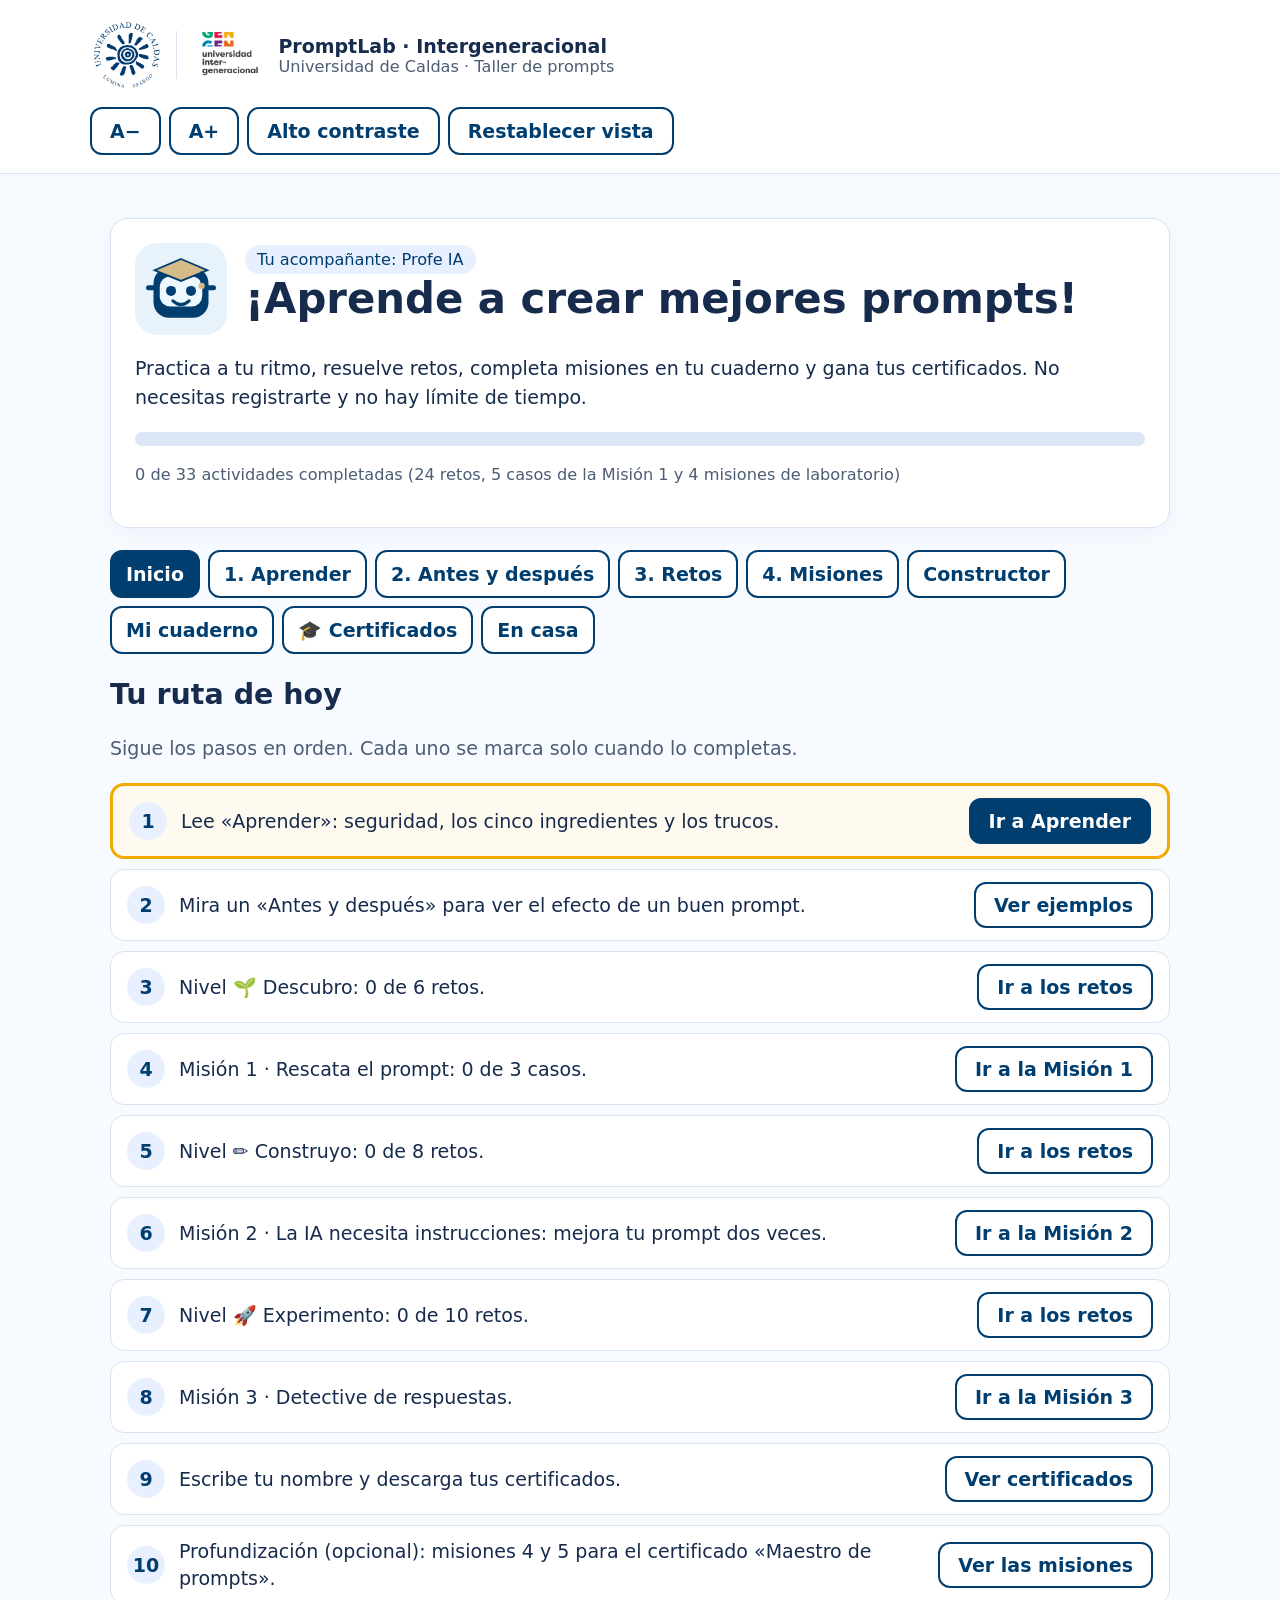
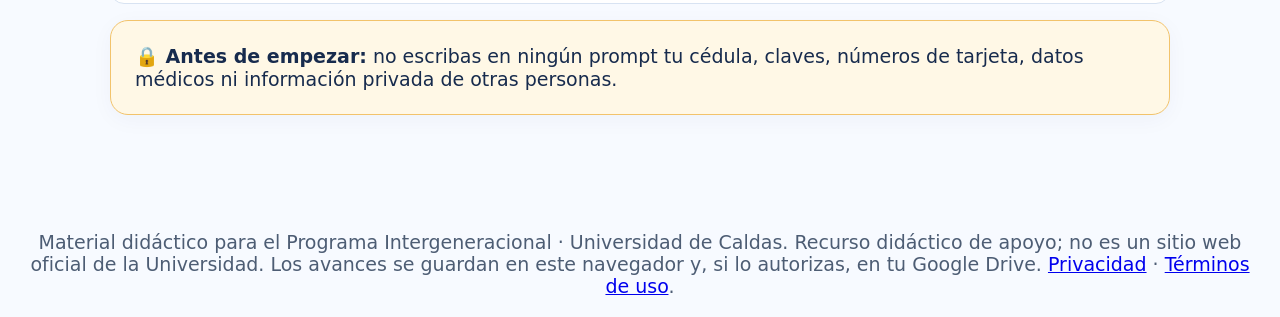
<file: index.html>
<!DOCTYPE html>
<html lang="es">
<head>
  <meta charset="utf-8">
  <meta name="viewport" content="width=device-width,initial-scale=1">
  <title>PromptLab Intergeneracional</title>
  <link href="./css/styles.css" rel="stylesheet">
  <link rel="icon" type="image/png" href="./assets/favicon.png">
  <link rel="shortcut icon" href="./assets/favicon.ico">
</head>
<body>
  <a class="skip" href="#main">Saltar al contenido</a>
  <header>
    <div class="brand">
      <div class="brand-logos" aria-label="Universidad de Caldas y Universidad Intergeneracional">
        <img class="logo-ucaldas" alt="Universidad de Caldas" src="assets/universidad-de-caldas.png">
        <span class="logo-divider" aria-hidden="true"></span>
        <img class="logo-intergeneracional" alt="Universidad Intergeneracional" src="assets/universidad-intergeneracional.png">
      </div>
      <div>
        <strong>PromptLab &middot; Intergeneracional</strong>
        <div class="small muted">Universidad de Caldas &middot; Taller de prompts</div>
      </div>
    </div>
    <div class="tools">
      <button aria-label="Reducir letra" class="secondary" data-action="changeFont(-1)">A&minus;</button>
      <button aria-label="Aumentar letra" class="secondary" data-action="changeFont(1)">A+</button>
      <button class="secondary" data-action="toggleContrast()">Alto contraste</button>
      <button class="secondary" data-action="resetAccessibility()">Restablecer vista</button>
    </div>
  </header>

  <main id="main">
    <section class="card">
      <div class="flex">
        <span aria-hidden="true" class="mascot"><img alt="" height="72" src="assets/profe-ia.svg" width="72"></span>
        <div>
          <span class="pill">Tu acompa&ntilde;ante: Profe IA</span>
          <h1>&iexcl;Aprende a crear mejores prompts!</h1>
        </div>
      </div>
      <p>Practica a tu ritmo, resuelve retos, completa misiones en tu cuaderno y gana tus certificados. No necesitas registrarte y no hay l&iacute;mite de tiempo.</p>
      <div aria-label="Progreso general" class="progress" role="progressbar" aria-valuemin="0" aria-valuemax="100" aria-valuenow="0" id="barWrap"><div id="bar" style="width: 0%"></div></div>
      <p class="small muted" id="progressText">0 retos completados</p>
    </section>

    <nav aria-label="Secciones">
      <button data-action="show('home')" data-section="home">Inicio</button>
      <button data-action="show('learn')" data-section="learn">1. Aprender</button>
      <button data-action="show('compare')" data-section="compare">2. Antes y despu&eacute;s</button>
      <button data-action="show('practice')" data-section="practice">3. Retos</button>
      <button data-action="show('missions')" data-section="missions">4. Misiones</button>
      <button data-action="show('builder')" data-section="builder">Constructor</button>
      <button data-action="show('library')" data-section="library">Mi cuaderno</button>
      <button data-action="show('certificates')" data-section="certificates">🎓 Certificados</button>
      <button data-action="show('homework')" data-section="homework">En casa</button>
    </nav>

    <!-- INICIO -->
    <section id="home">
      <h2>Tu ruta de hoy</h2>
      <p class="muted">Sigue los pasos en orden. Cada uno se marca solo cuando lo completas.</p>
      <ol class="mission" id="mission"></ol>
      <div class="card safety-mini">
        <strong>🔒 Antes de empezar:</strong> no escribas en ning&uacute;n prompt tu c&eacute;dula, claves, n&uacute;meros de tarjeta, datos m&eacute;dicos ni informaci&oacute;n privada de otras personas.
      </div>
    </section>

    <!-- APRENDER -->
    <section class="hidden" id="learn">
      <h2>Aprende con Profe IA</h2>

      <div class="card safety">
        <h3>🔒 Primero, tu seguridad</h3>
        <p>ChatGPT es una herramienta muy &uacute;til, pero lo que escribes viaja por internet. Por eso:</p>
        <ul>
          <li><strong>No escribas</strong> tu c&eacute;dula, claves, n&uacute;meros de tarjeta o cuenta, ni c&oacute;digos que te lleguen por mensaje.</li>
          <li><strong>No pegues</strong> historias cl&iacute;nicas completas ni documentos con tus datos. Puedes copiar solo los t&eacute;rminos que no entiendes.</li>
          <li><strong>Desconf&iacute;a</strong> de mensajes, audios o videos que te pidan dinero con urgencia, aunque la voz o la cara parezcan conocidas: hoy la IA puede imitarlas.</li>
          <li><strong>Verifica</strong> las fechas, cifras y datos importantes en una fuente confiable.</li>
        </ul>
      </div>

      <div class="card">
        <p>🤖 <strong>Un prompt</strong> es una instrucci&oacute;n o pregunta que le escribimos a una inteligencia artificial. No necesita ser largo: necesita ser claro.</p>
        <h3>Los cinco ingredientes</h3>
        <ol>
          <li><strong>Rol:</strong> &iquest;qu&eacute; tipo de ayuda necesitas? <span class="muted">(&laquo;Act&uacute;a como un profesor paciente&raquo;)</span></li>
          <li><strong>Tarea:</strong> &iquest;qu&eacute; debe hacer?</li>
          <li><strong>Contexto:</strong> &iquest;qu&eacute; informaci&oacute;n necesita conocer?</li>
          <li><strong>Formato:</strong> &iquest;c&oacute;mo quieres recibir el resultado?</li>
          <li><strong>L&iacute;mites:</strong> &iquest;qu&eacute; debe evitar o respetar?</li>
        </ol>
        <p><strong>Ejemplo:</strong> en lugar de &laquo;Hazme una receta&raquo;, prueba &laquo;Sugiere una cena para dos personas con arroz, huevo y tomate, lista en 20 minutos. Explica los pasos con palabras sencillas&raquo;.</p>
        <p class="muted">No todos los prompts necesitan los cinco elementos. Lo importante es que sirvan para tu prop&oacute;sito.</p>
      </div>

      <div class="card">
        <h3>Siete trucos para mejorar cualquier respuesta</h3>
        <div class="lesson">
          <h4>Truco 1: pide ejemplos</h4>
          <p>&laquo;Expl&iacute;came qu&eacute; es un presupuesto familiar y dame un ejemplo con n&uacute;meros sencillos&raquo;.</p>
          <h4>Truco 2: mejora la respuesta</h4>
          <p>&laquo;Ahora hazlo m&aacute;s corto, con palabras sencillas y en una tabla&raquo;.</p>
          <h4>Truco 3: pide preguntas antes de responder</h4>
          <p>&laquo;Antes de proponer una soluci&oacute;n, hazme tres preguntas para entender mi situaci&oacute;n&raquo;.</p>
          <h4>Truco 4: verifica</h4>
          <p>&laquo;Separa lo que sabes de lo que est&aacute;s suponiendo y dime qu&eacute; datos debo comprobar&raquo;.</p>
          <h4>Truco 5: usa un ejemplo como modelo</h4>
          <p>&laquo;Sigue este estilo: t&iacute;tulo corto, tres pasos y un ejemplo cotidiano&raquo;.</p>
          <h4>Truco 6: cuando faltan datos, no dejes que invente</h4>
          <p>&laquo;No inventes datos. Deja espacios entre corchetes [as&iacute;] donde van mis datos y dime qu&eacute; informaci&oacute;n te falta&raquo;.</p>
          <h4>Truco 7: pide que te cuente qu&eacute; supuso</h4>
          <p>&laquo;Al final, haz una lista de lo que supusiste y de lo que debo confirmar&raquo;.</p>
        </div>
      </div>

      <div class="card">
        <h3>Dos ayudas que casi nadie conoce</h3>
        <div class="grid">
          <div class="mini">
            <h4>🎤 Habla en vez de escribir</h4>
            <p>En el celular, toca el icono del micr&oacute;fono del teclado (o el de ChatGPT) y dicta tu prompt. Revisa el texto antes de enviarlo.</p>
          </div>
          <div class="mini">
            <h4>📷 Usa una foto</h4>
            <p>Puedes subir la foto de una etiqueta, una factura o un formulario y pedir: &laquo;Expl&iacute;came qu&eacute; dice con palabras sencillas&raquo;. Antes, tapa tus datos personales.</p>
          </div>
        </div>
      </div>

      <div class="card">
        <h3>&iquest;C&oacute;mo entro a ChatGPT?</h3>
        <ol>
          <li>Abre una <strong>pesta&ntilde;a nueva</strong> del navegador (as&iacute; no pierdes esta p&aacute;gina).</li>
          <li>Entra a <strong>chatgpt.com</strong>. Puedes usarlo gratis; si te pide cuenta, crea una con tu correo.</li>
          <li>Escribe tu prompt abajo, donde dice &laquo;Pregunta lo que quieras&raquo;, y env&iacute;alo.</li>
          <li>Vuelve a esta pesta&ntilde;a cuando quieras seguir con los retos.</li>
        </ol>
        <p class="muted">Tambi&eacute;n funcionan Gemini (de Google) y Copilot (de Microsoft). Todo lo que aprendas aqu&iacute; sirve para cualquiera de ellos.</p>
        <div class="tools">
          <a class="btn" href="https://chatgpt.com" target="_blank" rel="noopener noreferrer">Abrir ChatGPT en otra pesta&ntilde;a</a>
          <button data-action="show('compare')">Siguiente: ver un antes y un despu&eacute;s &rarr;</button>
        </div>
      </div>
    </section>

    <!-- ANTES Y DESPUÉS -->
    <section class="hidden" id="compare">
      <h2>Antes y despu&eacute;s</h2>
      <p class="muted">Mira c&oacute;mo cambia la respuesta cuando mejoramos el prompt. Son respuestas de ejemplo escritas para el taller: la tuya en ChatGPT puede variar.</p>
      <div class="tools" role="group" aria-label="Elegir ejemplo" id="compareTabs"></div>
      <div id="compareBody"></div>
    </section>

    <!-- RETOS -->
    <section class="hidden" id="practice">
      <h2>Zona de retos</h2>
      <p class="muted">Hay cinco tipos de retos: opci&oacute;n &uacute;nica, marcar varias, clasificar, completar y redactar. Puedes pedir hasta dos pistas y no hay l&iacute;mite de tiempo.</p>
      <div aria-label="Elegir nivel" class="tools" role="group" id="levelButtons"></div>
      <div id="challenge"></div>
      <div class="tools">
        <button class="secondary" data-action="prev()">&larr; Anterior</button>
        <button class="secondary" data-action="next()">Siguiente &rarr;</button>
      </div>
    </section>

    <!-- MISIONES -->
    <section class="hidden" id="missions">
      <h2>🧪 Misiones</h2>
      <p class="muted">Aqu&iacute; es donde de verdad practicas: escribes, pruebas en ChatGPT, mejoras y cuentas qu&eacute; aprendiste. Las misiones 1, 2 y 3 son la tarea principal; la 4 y la 5 son para profundizar. Nada se califica por palabras clave: t&uacute; decides cu&aacute;ndo terminaste.</p>
      <div id="missionBody"></div>
    </section>

    <!-- CREAR -->
    <section class="hidden" id="builder">
      <h2>Constructor de prompts</h2>
      <p class="muted">Una herramienta de apoyo: te ayuda a ordenar tus ideas en un prompt. Para entregar trabajo, usa las Misiones.</p>
      <div class="card">
        <p>🤖 Profe IA: &laquo;Contesta estas preguntas con tus propias palabras. Yo te ayudo a organizar tu instrucci&oacute;n&raquo;.</p>
        <label for="role">&iquest;Qu&eacute; tipo de ayudante quieres? <span class="muted">(opcional)</span></label>
        <input id="role" placeholder="Por ejemplo: un profesor paciente que explica con palabras sencillas">
        <label for="task">&iquest;Qu&eacute; necesitas?</label>
        <textarea id="task" placeholder="Por ejemplo: una carta para pedir prestado el sal&oacute;n comunitario"></textarea>
        <label for="context">&iquest;Qu&eacute; debe saber sobre tu situaci&oacute;n?</label>
        <textarea id="context" placeholder="Por ejemplo: somos 20 vecinos y queremos hacer una novena en diciembre"></textarea>
        <label for="format">&iquest;C&oacute;mo quieres recibir la respuesta?</label>
        <input id="format" placeholder="Por ejemplo: una carta corta y respetuosa">
        <label for="limits">&iquest;Qu&eacute; debe tener en cuenta?</label>
        <input id="limits" placeholder="Por ejemplo: usar palabras sencillas y no inventar datos">
        <div class="tools space-top">
          <button data-action="build()">Construir mi prompt</button>
        </div>
        <div class="hidden" id="built">
          <h3>Tu prompt</h3>
          <div class="prompt" id="output"></div>
          <div class="tools space-top">
            <button data-action="copyPrompt()">Copiar</button>
            <a class="btn btn-secondary" href="https://chatgpt.com" target="_blank" rel="noopener noreferrer">Abrir ChatGPT</a>
            <button class="secondary" data-action="downloadPrompt()">Descargar .txt</button>
          </div>
          <div class="lesson space-top">
            <h3>Ahora pru&eacute;balo y mej&oacute;ralo</h3>
            <ol>
              <li>Copia el prompt y p&eacute;galo en ChatGPT.</li>
              <li>Lee la respuesta. Luego p&iacute;dele <strong>una mejora</strong> (m&aacute;s corta, en tabla, con palabras m&aacute;s sencillas&hellip;).</li>
              <li>Vuelve aqu&iacute; y cu&eacute;ntanos qu&eacute; pas&oacute;.</li>
            </ol>
            <label for="answerText">Pega aqu&iacute; un pedazo de la respuesta de ChatGPT <span class="muted">(sin datos personales)</span></label>
            <textarea id="answerText" placeholder="Pega aqu&iacute; lo que te respondi&oacute;"></textarea>
            <label for="improveText">&iquest;Qu&eacute; le pediste para mejorarla y qu&eacute; cambi&oacute;?</label>
            <textarea id="improveText" placeholder="Por ejemplo: le ped&iacute; que fuera m&aacute;s corta y qued&oacute; en cinco l&iacute;neas"></textarea>
            <div class="tools space-top">
              <button data-action="savePrompt()">Guardar en mi cuaderno</button>
            </div>
          </div>
        </div>
      </div>
    </section>

    <!-- BIBLIOTECA -->
    <section class="hidden" id="library">
      <h2>📓 Mi cuaderno de experimentos</h2>
      <p class="muted">Se guarda solo en este navegador. Si cambias de equipo o borras sus datos, puedes perderlo: descarga tu cuaderno.</p>
      <div class="card drive-backup" aria-labelledby="driveHeading">
        <h3 id="driveHeading">☁️ Guardar mi progreso en Google Drive</h3>
        <p>PromptLab guarda automáticamente tus avances en este navegador, incluso si apagas el computador. Para tener una copia en tu cuenta de Google y continuar desde otro equipo, usa estos botones.</p>
        <div class="tools">
          <button type="button" id="driveSave">☁️ Guardar en Drive</button>
          <button type="button" id="driveRestore" class="secondary">↩️ Recuperar de Drive</button>
        </div>
        <p id="driveStatus" class="small" role="status" aria-live="polite"></p>
        <p class="small muted"><strong>Importante:</strong> la copia de Drive NO se actualiza sola. Pulsa «Guardar en Drive» al terminar de trabajar. Para recuperar tu progreso en otro equipo, entra con la misma cuenta de Google y pulsa «Recuperar de Drive». Google puede solicitarte permiso.</p>
        <p class="small muted">Tu respaldo se guarda en una carpeta privada de datos de la aplicación en tu Drive; no aparece como archivo normal en «Mi unidad».</p>
      </div>
      <div id="saved"></div>
      
    </section>

    <!-- CERTIFICADOS -->
    <section class="hidden" id="certificates">
      <h2>🎓 Tus certificados</h2>
      <p class="muted">Hay un certificado por cada nivel (Descubro, Construyo y Experimento) y uno especial, &laquo;Maestro de prompts&raquo;, para quien complete las misiones avanzadas. Son reconocimientos de participaci&oacute;n en este taller; no son un t&iacute;tulo ni un documento oficial de la Universidad.</p>
      <div class="card">
        <label for="studentName">Escribe tu nombre como quieres que aparezca</label>
        <input id="studentName" autocomplete="name" maxlength="60" placeholder="Nombre y apellido">
      </div>
      <div class="grid" id="certList"></div>
      <div class="card hidden" id="certPreviewCard">
        <h3 id="certPreviewTitle">Tu certificado</h3>
        <div id="certPreview"></div>
        <div class="tools space-top">
          <button data-action="downloadCert()">Descargar imagen</button>
          <button class="secondary" data-action="printCert()">Imprimir o guardar en PDF</button>
        </div>
      </div>
    </section>

    <!-- EN CASA -->
    <section class="hidden" id="homework">
      <h2>🏠 Tarea: mi laboratorio personal de prompts</h2>
      <div class="card">
        <div class="flex">
          <img alt="Profe IA, acompa&ntilde;ante del taller" height="90" src="assets/profe-ia.svg" width="90">
          <div>
            <h3>&iexcl;Tu tarea no tiene af&aacute;n!</h3>
            <p>Haz los pasos a tu ritmo. Puedes volver cuando quieras.</p>
          </div>
        </div>
        <h3>Entrega principal</h3>
        <ol class="homework-steps">
          <li>Completa los niveles <strong>Descubro</strong> y <strong>Construyo</strong> en Retos.</li>
          <li>Resuelve las <strong>misiones 1, 2 y 3</strong>.</li>
          <li>En la Misi&oacute;n 2, crea un prompt propio y <strong>mej&oacute;ralo dos veces</strong>.</li>
          <li>Descarga <strong>Mi cuaderno</strong> y entr&eacute;galo: debe mostrar tu prompt inicial, el mejorado y una breve comparaci&oacute;n de resultados.</li>
        </ol>
        <h3>Para profundizar (opcional)</h3>
        <p>Completa el nivel <strong>Experimento</strong> y las <strong>misiones 4 y 5</strong> para ganar el certificado &laquo;Maestro de prompts&raquo;.</p>
        <div class="tools">
          <button data-action="show('missions')">Ir a las misiones</button>
          <button class="secondary" data-action="show('practice')">Ir a los retos</button>
          <button class="secondary" data-action="exportLibrary()">Descargar mi cuaderno</button>
          <button class="secondary" data-action="downloadHomework()">Descargar instrucciones</button>
        </div>
      </div>
      <div class="card">
        <h3>&iquest;Te quedaste atascado?</h3>
        <p>Vuelve a leer la instrucci&oacute;n, pide una pista y prueba de nuevo. No hay tiempo l&iacute;mite ni penalizaciones.</p>
        <p class="muted">Recuerda no compartir contrase&ntilde;as, n&uacute;meros de identificaci&oacute;n ni informaci&oacute;n privada en tus prompts.</p>
      </div>
      <div class="card">
        <h3>&iquest;Compartes este equipo con otra persona?</h3>
        <p class="muted">El avance, los prompts y el nombre se guardan en este navegador. Si otra persona va a usar este equipo, borra primero lo guardado.</p>
        <button class="secondary" data-action="resetAll()">Borrar todo mi avance en este equipo</button>
      </div>
    </section>
  </main>

  <div id="toast" class="toast hidden" role="status" aria-live="polite"></div>

  <footer>
    Material did&aacute;ctico para el Programa Intergeneracional &middot; Universidad de Caldas. Recurso did&aacute;ctico de apoyo; no es un sitio web oficial de la Universidad. Los avances se guardan en este navegador y, si lo autorizas, en tu Google Drive. <a href="./privacidad.html">Privacidad</a> &middot; <a href="./terminos.html">T&eacute;rminos de uso</a>.
  </footer>
  <script src="https://accounts.google.com/gsi/client" async defer></script>
  <script src="./js/app.js" type="module"></script>
</body>
</html>
</file>
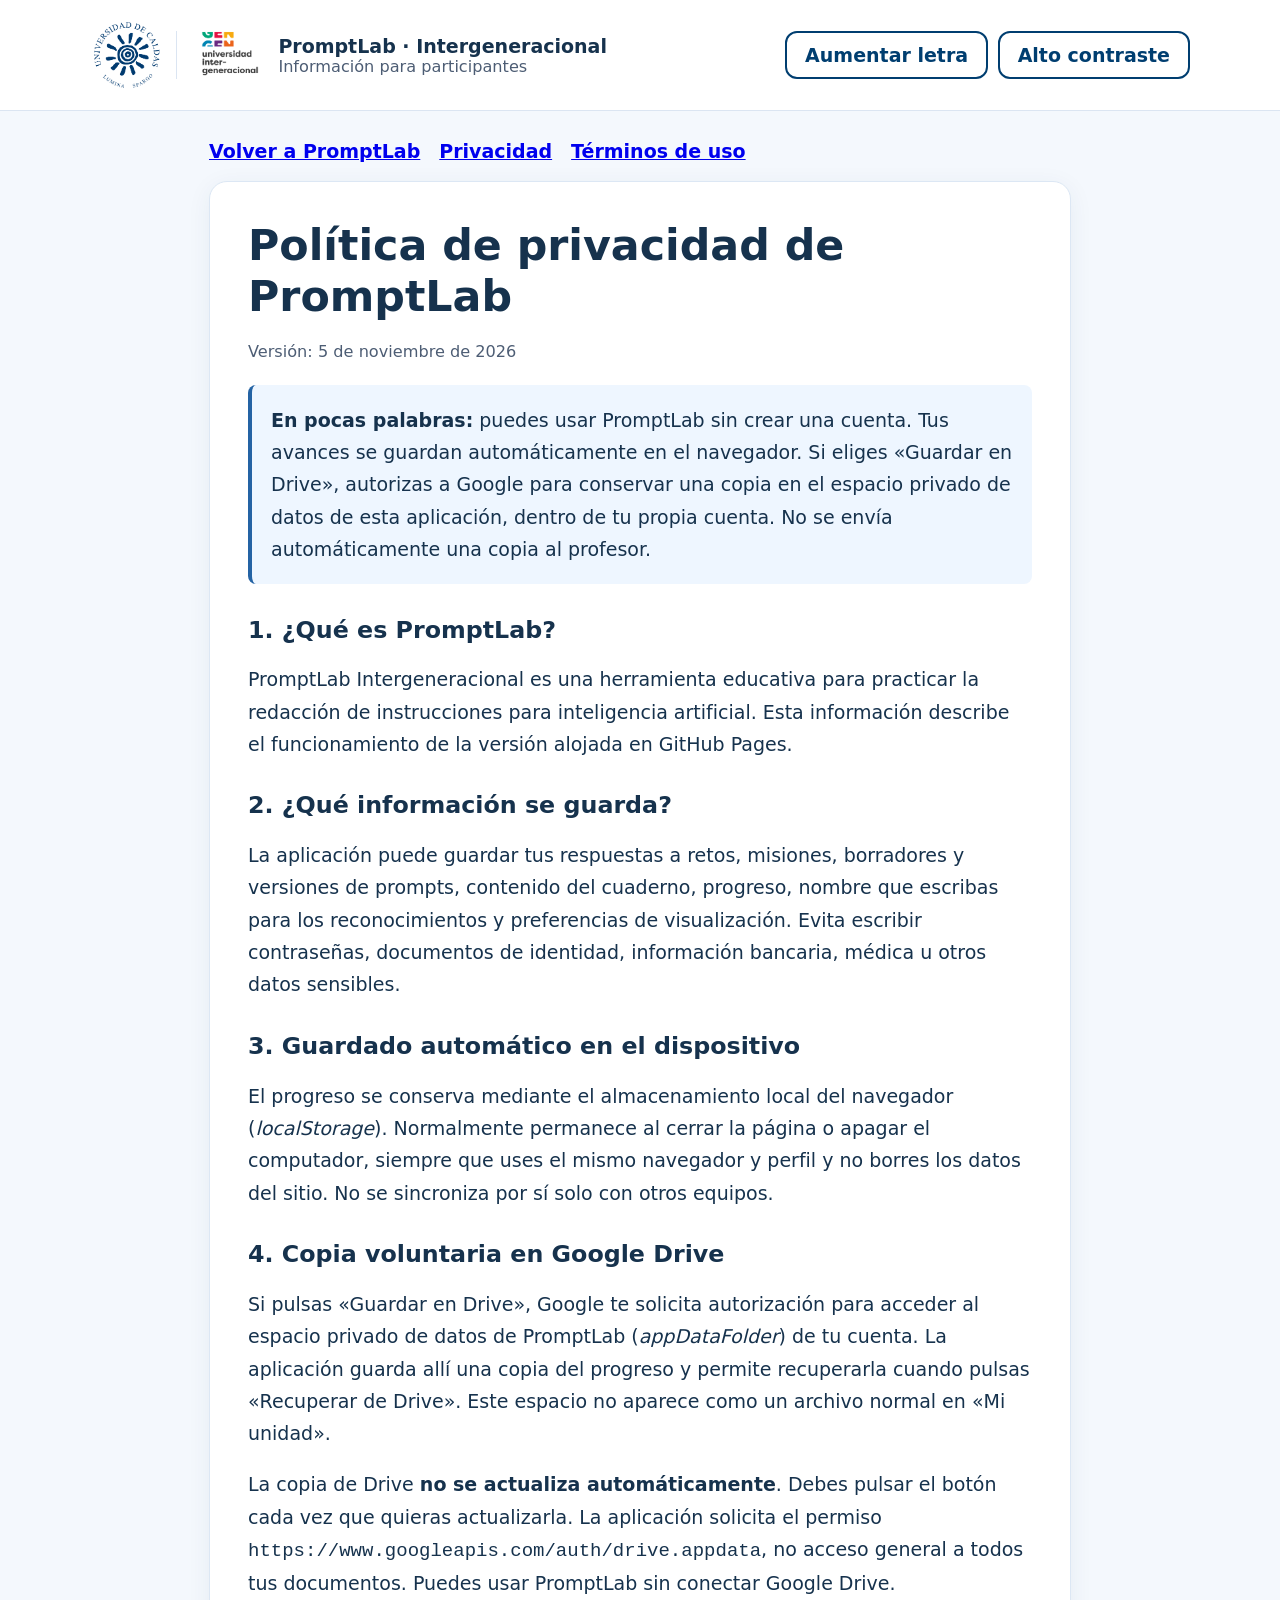
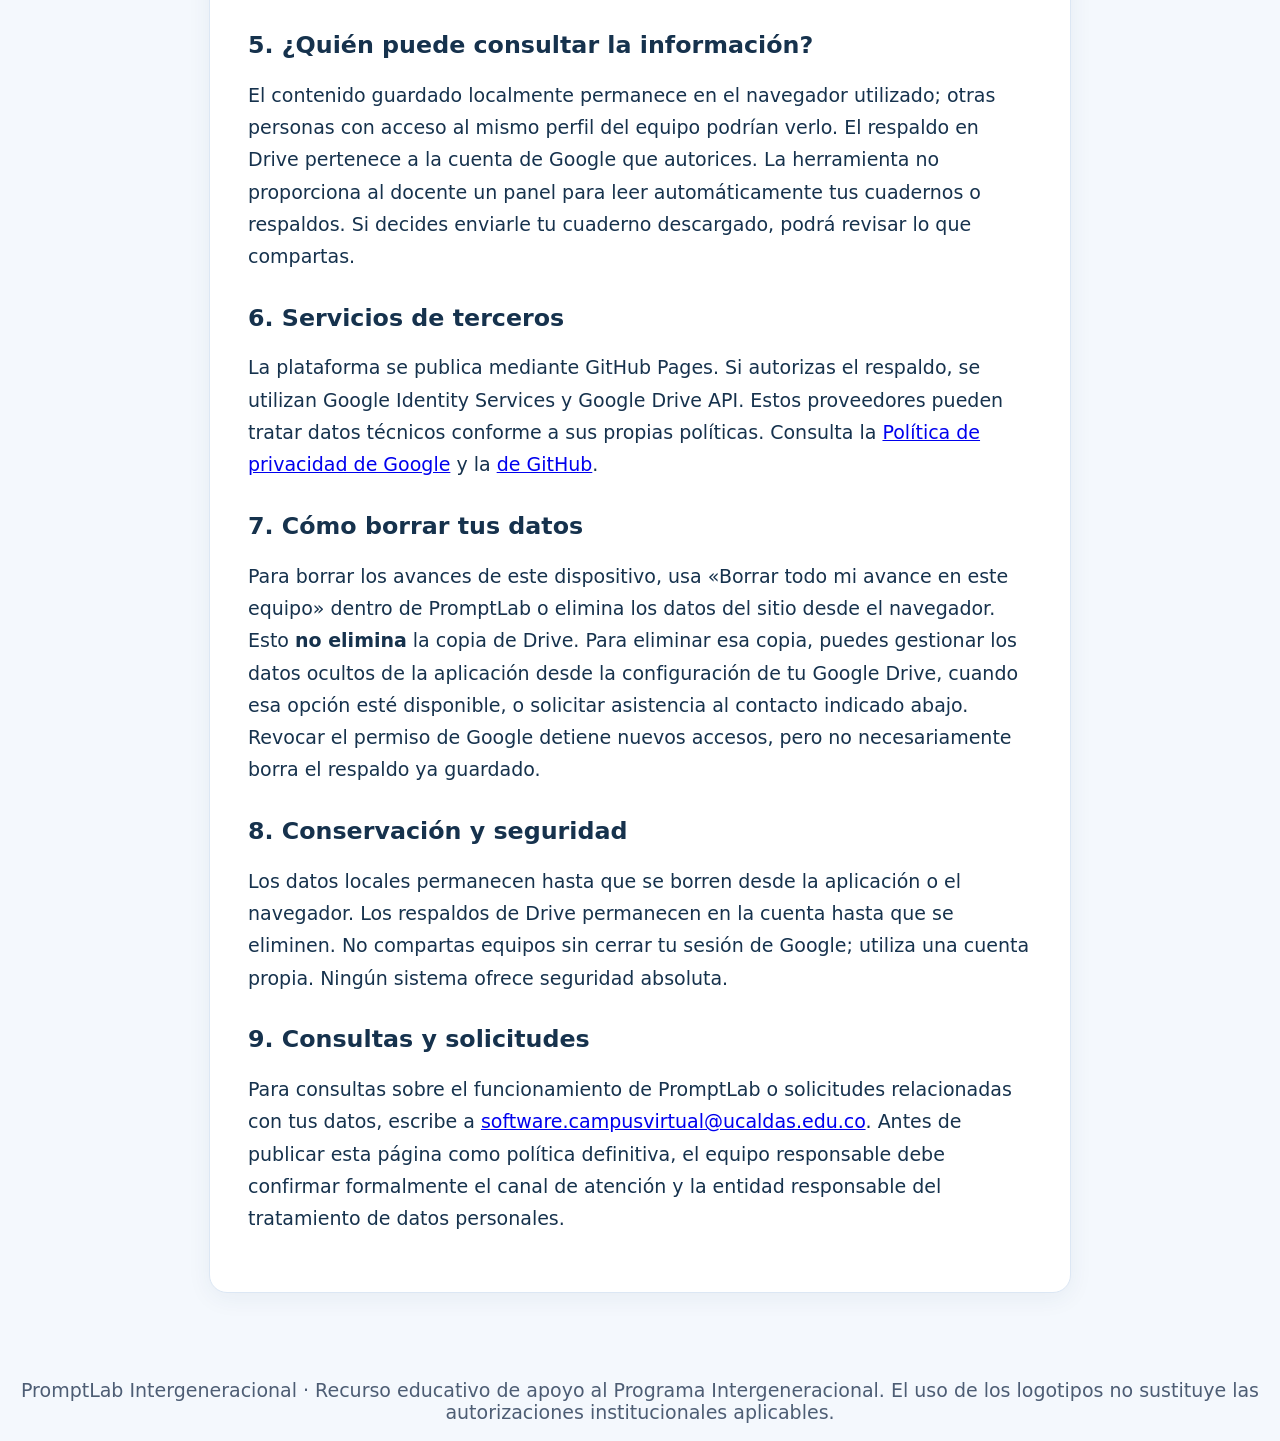
<file: privacidad.html>
<!doctype html><html lang="es"><head><meta charset="utf-8"><meta name="viewport" content="width=device-width,initial-scale=1"><meta name="theme-color" content="#f4f8fd"><title>Política de privacidad | PromptLab Intergeneracional</title><link rel="icon" href="./assets/favicon.png"><link rel="stylesheet" href="./css/styles.css"><style>
:root{color-scheme:light}body{background:#f4f8fd;color:#16324d}main{max-width:900px;margin:1.5rem auto;padding:0 1rem 2rem}.legal{background:white;border:1px solid #dce7f4;border-radius:18px;padding:clamp(1.1rem,3vw,2rem);box-shadow:0 5px 24px #183e6110}.legal h1{font-size:clamp(1.65rem,3.5vw,2.25rem);line-height:1.2}.legal h2{font-size:1.25rem;margin-top:1.65rem}.legal p,.legal li{line-height:1.7}.legal a{overflow-wrap:anywhere}.legal .notice{background:#eef6ff;border-left:4px solid #2463a4;padding:1rem;border-radius:8px}.legal-nav{display:flex;gap:1rem;flex-wrap:wrap;margin-bottom:1rem}.legal-nav a{font-weight:700}.legal a:focus-visible,.legal-nav a:focus-visible{outline:3px solid #ffad36;outline-offset:3px}body.legal-large{font-size:1.2rem}body.legal-contrast{background:#fff;color:#000}body.legal-contrast .legal{border:2px solid #000}body.legal-contrast .notice{background:#fff;border:2px solid #000}body.legal-contrast a{color:#003e99}header .legal-controls{display:flex;gap:.5rem;flex-wrap:wrap}header .legal-controls button{cursor:pointer}
</style></head><body><a class="skip" href="#main">Saltar al contenido</a><header><div class="brand"><div class="brand-logos" aria-label="Logos del programa"><img class="logo-ucaldas" alt="Universidad de Caldas" src="./assets/universidad-de-caldas.png"><span class="logo-divider" aria-hidden="true"></span><img class="logo-intergeneracional" alt="Universidad Intergeneracional" src="./assets/universidad-intergeneracional.png"></div><div><strong>PromptLab · Intergeneracional</strong><div class="small muted">Información para participantes</div></div></div><div class="legal-controls"><button type="button" class="secondary" id="fontToggle" aria-pressed="false">Aumentar letra</button><button type="button" class="secondary" id="contrastToggle" aria-pressed="false">Alto contraste</button></div></header><main id="main"><nav class="legal-nav" aria-label="Navegación"><a href="./index.html">Volver a PromptLab</a><a href="./privacidad.html">Privacidad</a><a href="./terminos.html">Términos de uso</a></nav><article class="legal"><h1>Política de privacidad de PromptLab</h1><p class="small muted">Versión: 5 de noviembre de 2026</p><p class="notice"><strong>En pocas palabras:</strong> puedes usar PromptLab sin crear una cuenta. Tus avances se guardan automáticamente en el navegador. Si eliges «Guardar en Drive», autorizas a Google para conservar una copia en el espacio privado de datos de esta aplicación, dentro de tu propia cuenta. No se envía automáticamente una copia al profesor.</p><h2>1. ¿Qué es PromptLab?</h2><p>PromptLab Intergeneracional es una herramienta educativa para practicar la redacción de instrucciones para inteligencia artificial. Esta información describe el funcionamiento de la versión alojada en GitHub Pages.</p><h2>2. ¿Qué información se guarda?</h2><p>La aplicación puede guardar tus respuestas a retos, misiones, borradores y versiones de prompts, contenido del cuaderno, progreso, nombre que escribas para los reconocimientos y preferencias de visualización. Evita escribir contraseñas, documentos de identidad, información bancaria, médica u otros datos sensibles.</p><h2>3. Guardado automático en el dispositivo</h2><p>El progreso se conserva mediante el almacenamiento local del navegador (<em>localStorage</em>). Normalmente permanece al cerrar la página o apagar el computador, siempre que uses el mismo navegador y perfil y no borres los datos del sitio. No se sincroniza por sí solo con otros equipos.</p><h2>4. Copia voluntaria en Google Drive</h2><p>Si pulsas «Guardar en Drive», Google te solicita autorización para acceder al espacio privado de datos de PromptLab (<em>appDataFolder</em>) de tu cuenta. La aplicación guarda allí una copia del progreso y permite recuperarla cuando pulsas «Recuperar de Drive». Este espacio no aparece como un archivo normal en «Mi unidad».</p><p>La copia de Drive <strong>no se actualiza automáticamente</strong>. Debes pulsar el botón cada vez que quieras actualizarla. La aplicación solicita el permiso <code>https://www.googleapis.com/auth/drive.appdata</code>, no acceso general a todos tus documentos. Puedes usar PromptLab sin conectar Google Drive.</p><h2>5. ¿Quién puede consultar la información?</h2><p>El contenido guardado localmente permanece en el navegador utilizado; otras personas con acceso al mismo perfil del equipo podrían verlo. El respaldo en Drive pertenece a la cuenta de Google que autorices. La herramienta no proporciona al docente un panel para leer automáticamente tus cuadernos o respaldos. Si decides enviarle tu cuaderno descargado, podrá revisar lo que compartas.</p><h2>6. Servicios de terceros</h2><p>La plataforma se publica mediante GitHub Pages. Si autorizas el respaldo, se utilizan Google Identity Services y Google Drive API. Estos proveedores pueden tratar datos técnicos conforme a sus propias políticas. Consulta la <a href="https://policies.google.com/privacy" target="_blank" rel="noopener noreferrer">Política de privacidad de Google</a> y la <a href="https://docs.github.com/es/site-policy/privacy-policies/github-general-privacy-statement" target="_blank" rel="noopener noreferrer">de GitHub</a>.</p><h2>7. Cómo borrar tus datos</h2><p>Para borrar los avances de este dispositivo, usa «Borrar todo mi avance en este equipo» dentro de PromptLab o elimina los datos del sitio desde el navegador. Esto <strong>no elimina</strong> la copia de Drive. Para eliminar esa copia, puedes gestionar los datos ocultos de la aplicación desde la configuración de tu Google Drive, cuando esa opción esté disponible, o solicitar asistencia al contacto indicado abajo. Revocar el permiso de Google detiene nuevos accesos, pero no necesariamente borra el respaldo ya guardado.</p><h2>8. Conservación y seguridad</h2><p>Los datos locales permanecen hasta que se borren desde la aplicación o el navegador. Los respaldos de Drive permanecen en la cuenta hasta que se eliminen. No compartas equipos sin cerrar tu sesión de Google; utiliza una cuenta propia. Ningún sistema ofrece seguridad absoluta.</p><h2>9. Consultas y solicitudes</h2><p>Para consultas sobre el funcionamiento de PromptLab o solicitudes relacionadas con tus datos, escribe a <a href="mailto:software.campusvirtual@ucaldas.edu.co">software.campusvirtual@ucaldas.edu.co</a>. Antes de publicar esta página como política definitiva, el equipo responsable debe confirmar formalmente el canal de atención y la entidad responsable del tratamiento de datos personales.</p></article></main><footer>PromptLab Intergeneracional · Recurso educativo de apoyo al Programa Intergeneracional. El uso de los logotipos no sustituye las autorizaciones institucionales aplicables.</footer><script>document.getElementById('fontToggle').addEventListener('click',function(){const active=document.body.classList.toggle('legal-large');this.setAttribute('aria-pressed',String(active));this.textContent=active?'Tamaño normal':'Aumentar letra'});document.getElementById('contrastToggle').addEventListener('click',function(){const active=document.body.classList.toggle('legal-contrast');this.setAttribute('aria-pressed',String(active));this.textContent=active?'Contraste normal':'Alto contraste'});</script></body></html>
</file>
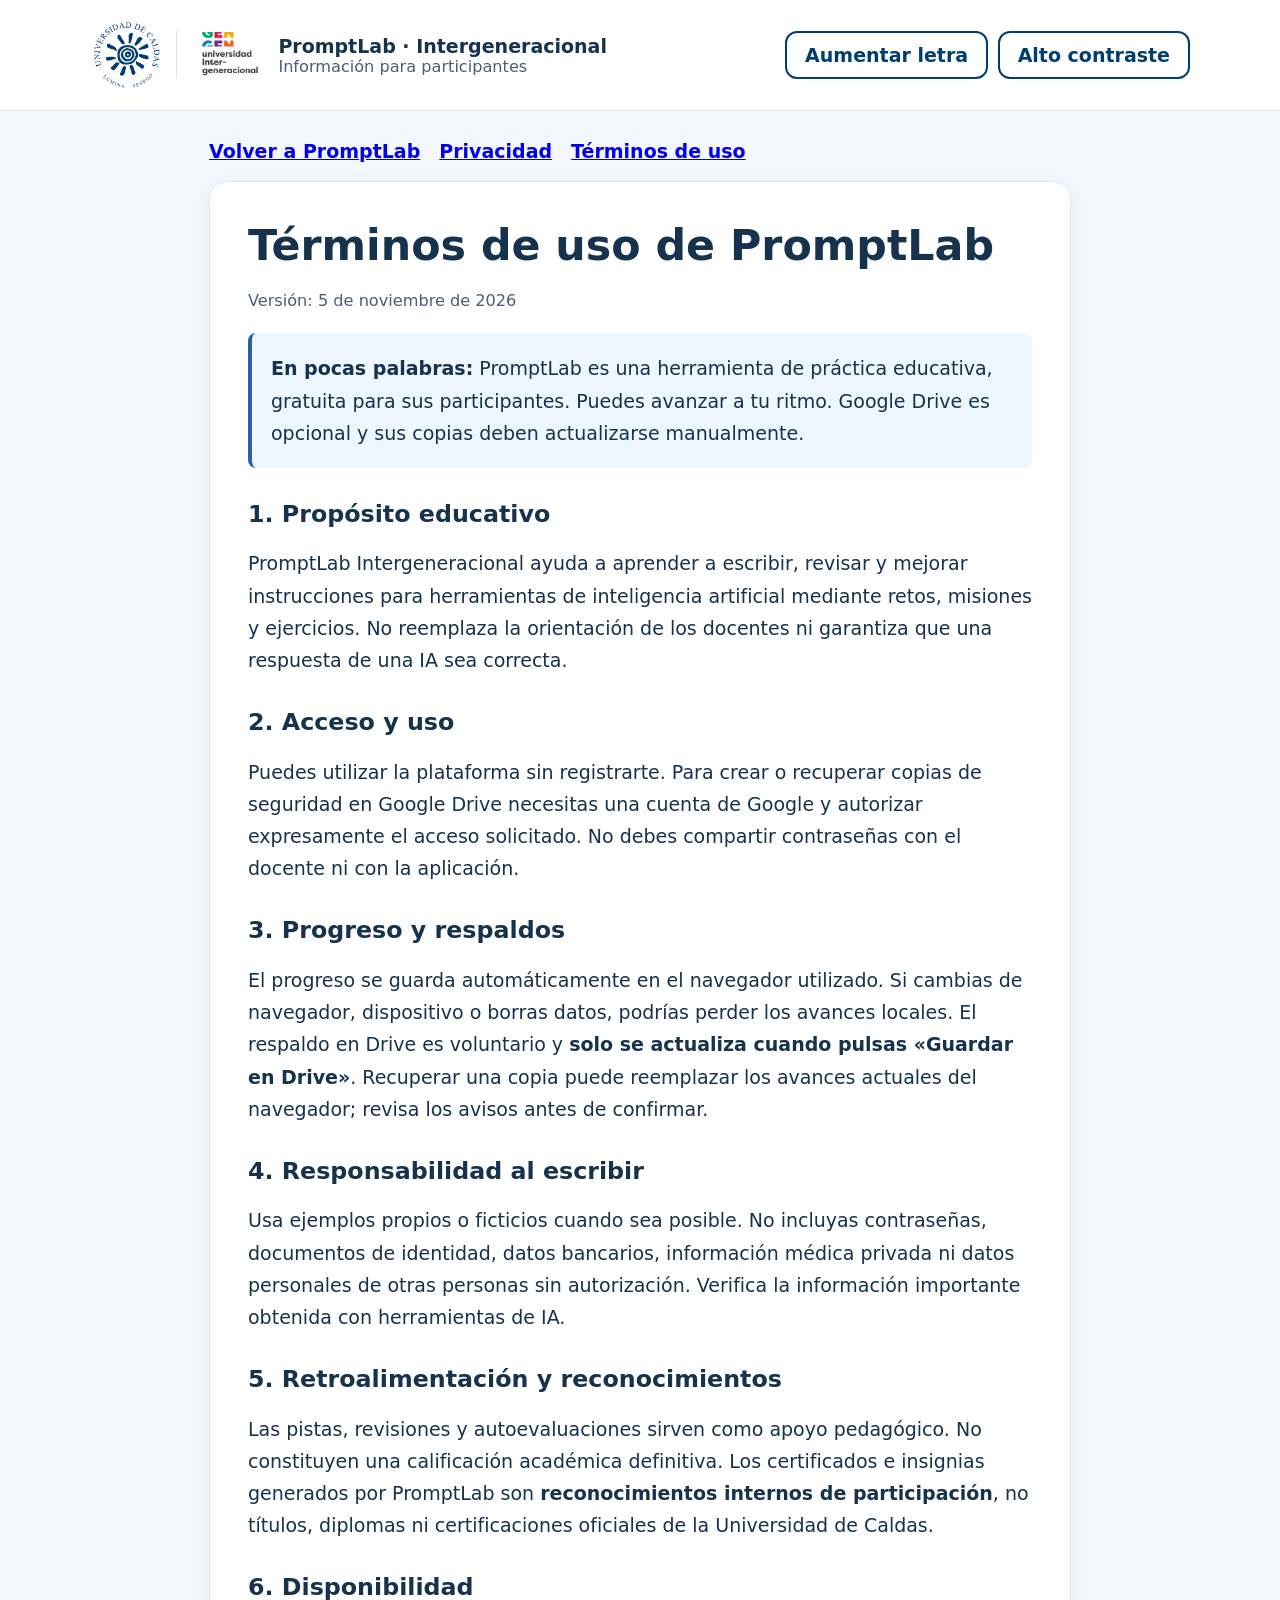
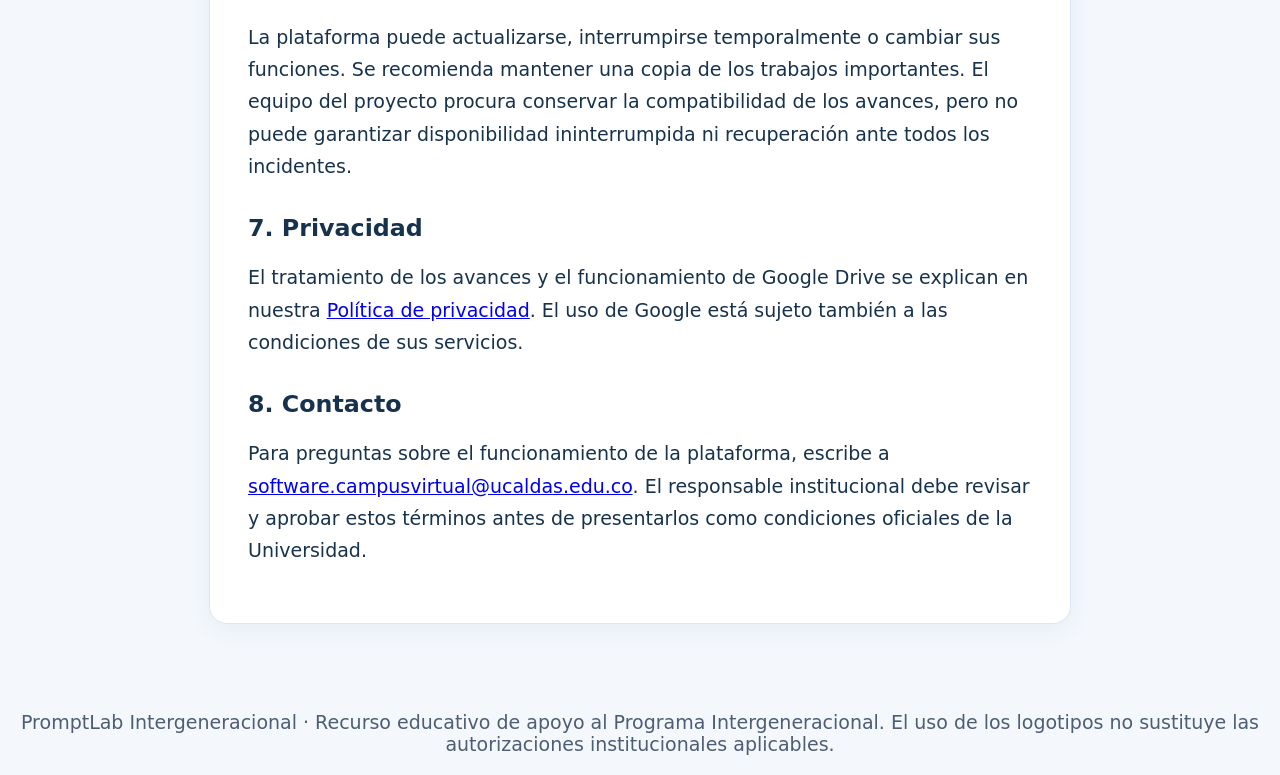
<file: terminos.html>
<!doctype html><html lang="es"><head><meta charset="utf-8"><meta name="viewport" content="width=device-width,initial-scale=1"><meta name="theme-color" content="#f4f8fd"><title>Términos de uso | PromptLab Intergeneracional</title><link rel="icon" href="./assets/favicon.png"><link rel="stylesheet" href="./css/styles.css"><style>
:root{color-scheme:light}body{background:#f4f8fd;color:#16324d}main{max-width:900px;margin:1.5rem auto;padding:0 1rem 2rem}.legal{background:white;border:1px solid #dce7f4;border-radius:18px;padding:clamp(1.1rem,3vw,2rem);box-shadow:0 5px 24px #183e6110}.legal h1{font-size:clamp(1.65rem,3.5vw,2.25rem);line-height:1.2}.legal h2{font-size:1.25rem;margin-top:1.65rem}.legal p,.legal li{line-height:1.7}.legal a{overflow-wrap:anywhere}.legal .notice{background:#eef6ff;border-left:4px solid #2463a4;padding:1rem;border-radius:8px}.legal-nav{display:flex;gap:1rem;flex-wrap:wrap;margin-bottom:1rem}.legal-nav a{font-weight:700}.legal a:focus-visible,.legal-nav a:focus-visible{outline:3px solid #ffad36;outline-offset:3px}body.legal-large{font-size:1.2rem}body.legal-contrast{background:#fff;color:#000}body.legal-contrast .legal{border:2px solid #000}body.legal-contrast .notice{background:#fff;border:2px solid #000}body.legal-contrast a{color:#003e99}header .legal-controls{display:flex;gap:.5rem;flex-wrap:wrap}header .legal-controls button{cursor:pointer}
</style></head><body><a class="skip" href="#main">Saltar al contenido</a><header><div class="brand"><div class="brand-logos" aria-label="Logos del programa"><img class="logo-ucaldas" alt="Universidad de Caldas" src="./assets/universidad-de-caldas.png"><span class="logo-divider" aria-hidden="true"></span><img class="logo-intergeneracional" alt="Universidad Intergeneracional" src="./assets/universidad-intergeneracional.png"></div><div><strong>PromptLab · Intergeneracional</strong><div class="small muted">Información para participantes</div></div></div><div class="legal-controls"><button type="button" class="secondary" id="fontToggle" aria-pressed="false">Aumentar letra</button><button type="button" class="secondary" id="contrastToggle" aria-pressed="false">Alto contraste</button></div></header><main id="main"><nav class="legal-nav" aria-label="Navegación"><a href="./index.html">Volver a PromptLab</a><a href="./privacidad.html">Privacidad</a><a href="./terminos.html">Términos de uso</a></nav><article class="legal"><h1>Términos de uso de PromptLab</h1><p class="small muted">Versión: 5 de noviembre de 2026</p><p class="notice"><strong>En pocas palabras:</strong> PromptLab es una herramienta de práctica educativa, gratuita para sus participantes. Puedes avanzar a tu ritmo. Google Drive es opcional y sus copias deben actualizarse manualmente.</p><h2>1. Propósito educativo</h2><p>PromptLab Intergeneracional ayuda a aprender a escribir, revisar y mejorar instrucciones para herramientas de inteligencia artificial mediante retos, misiones y ejercicios. No reemplaza la orientación de los docentes ni garantiza que una respuesta de una IA sea correcta.</p><h2>2. Acceso y uso</h2><p>Puedes utilizar la plataforma sin registrarte. Para crear o recuperar copias de seguridad en Google Drive necesitas una cuenta de Google y autorizar expresamente el acceso solicitado. No debes compartir contraseñas con el docente ni con la aplicación.</p><h2>3. Progreso y respaldos</h2><p>El progreso se guarda automáticamente en el navegador utilizado. Si cambias de navegador, dispositivo o borras datos, podrías perder los avances locales. El respaldo en Drive es voluntario y <strong>solo se actualiza cuando pulsas «Guardar en Drive»</strong>. Recuperar una copia puede reemplazar los avances actuales del navegador; revisa los avisos antes de confirmar.</p><h2>4. Responsabilidad al escribir</h2><p>Usa ejemplos propios o ficticios cuando sea posible. No incluyas contraseñas, documentos de identidad, datos bancarios, información médica privada ni datos personales de otras personas sin autorización. Verifica la información importante obtenida con herramientas de IA.</p><h2>5. Retroalimentación y reconocimientos</h2><p>Las pistas, revisiones y autoevaluaciones sirven como apoyo pedagógico. No constituyen una calificación académica definitiva. Los certificados e insignias generados por PromptLab son <strong>reconocimientos internos de participación</strong>, no títulos, diplomas ni certificaciones oficiales de la Universidad de Caldas.</p><h2>6. Disponibilidad</h2><p>La plataforma puede actualizarse, interrumpirse temporalmente o cambiar sus funciones. Se recomienda mantener una copia de los trabajos importantes. El equipo del proyecto procura conservar la compatibilidad de los avances, pero no puede garantizar disponibilidad ininterrumpida ni recuperación ante todos los incidentes.</p><h2>7. Privacidad</h2><p>El tratamiento de los avances y el funcionamiento de Google Drive se explican en nuestra <a href="./privacidad.html">Política de privacidad</a>. El uso de Google está sujeto también a las condiciones de sus servicios.</p><h2>8. Contacto</h2><p>Para preguntas sobre el funcionamiento de la plataforma, escribe a <a href="mailto:software.campusvirtual@ucaldas.edu.co">software.campusvirtual@ucaldas.edu.co</a>. El responsable institucional debe revisar y aprobar estos términos antes de presentarlos como condiciones oficiales de la Universidad.</p></article></main><footer>PromptLab Intergeneracional · Recurso educativo de apoyo al Programa Intergeneracional. El uso de los logotipos no sustituye las autorizaciones institucionales aplicables.</footer><script>document.getElementById('fontToggle').addEventListener('click',function(){const active=document.body.classList.toggle('legal-large');this.setAttribute('aria-pressed',String(active));this.textContent=active?'Tamaño normal':'Aumentar letra'});document.getElementById('contrastToggle').addEventListener('click',function(){const active=document.body.classList.toggle('legal-contrast');this.setAttribute('aria-pressed',String(active));this.textContent=active?'Contraste normal':'Alto contraste'});</script></body></html>
</file>
<file: css/styles.css>
:root {
  font-family:system-ui,-apple-system,Segoe UI,sans-serif;
  font-size:19px;
  color:#172b4d;
  background:#f7faff}

* {
  box-sizing:border-box}

body {
  margin:0}

header {
  background:white;
  border-bottom:1px solid #dbe5f2;
  padding:18px max(20px,calc((100vw - 1100px)/2));
  display:flex;
  justify-content:space-between;
  align-items:center;
  gap:15px;
  flex-wrap:wrap}

main {
  max-width:1100px;
  margin:auto;
  padding:28px 20px 80px}

h1 {
  font-size:2.2rem;
  margin:0 0 10px}

h2 {
  font-size:1.5rem}

p {
  line-height:1.55}

.muted {
  color:#4d5d74}

.card {
  background:white;
  border:1px solid #d8e3f2;
  border-radius:18px;
  padding:24px;
  margin:16px 0;
  box-shadow:0 5px 22px #203f6b0a}

.grid {
  display:grid;
  grid-template-columns:repeat(auto-fit,minmax(245px,1fr));
  gap:14px}

.grid .card {
  margin:0}

button,.btn {
  font:inherit;
  min-height:48px;
  padding:10px 18px;
  border-radius:12px;
  border:2px solid #003e70;
  background:#003e70;
  color:white;
  cursor:pointer;
  font-weight:650}

button.secondary {
  background:white;
  color:#003e70}

button:focus-visible,input:focus-visible,textarea:focus-visible,select:focus-visible {
  outline:4px solid #f7b538;
  outline-offset:2px}

button:hover {
  filter:brightness(.94)}

.tools {
  display:flex;
  gap:8px;
  flex-wrap:wrap}

.small {
  font-size:.85rem}

.hidden {
  display:none!important}

label {
  display:block;
  font-weight:650;
  margin:15px 0 6px}

input,textarea,select {
  width:100%;
  font:inherit;
  padding:12px;
  border:2px solid #9baec7;
  border-radius:10px;
  background:white;
  color:#172b4d}

textarea {
  min-height:110px}

nav {
  display:flex;
  flex-wrap:wrap;
  gap:8px;
  margin:22px 0}

nav button {
  background:white;
  color:#003e70}

.pill {
  display:inline-block;
  background:#e8f0ff;
  color:#003e70;
  border-radius:20px;
  padding:5px 12px;
  font-size:.85rem}

.mascot {
  display:inline-grid;
  place-items:center;
  width:66px;
  height:66px;
  border-radius:22px;
  background:#e2edff;
  font-size:2rem}

.flex {
  display:flex;
  align-items:center;
  gap:18px}

.feedback {
  background:#eaf6ef;
  border-left:5px solid #2b8b54;
  padding:15px;
  border-radius:9px;
  margin-top:12px}

.prompt {
  white-space:pre-wrap;
  background:#f1f5fc;
  padding:20px;
  border-radius:12px;
  border:1px solid #d8e3f2}

.choice {
  display:block;
  padding:12px;
  border:1px solid #c7d5e8;
  border-radius:12px;
  margin:10px 0;
  font-weight:400}

.choice input {
  width:auto;
  margin-right:12px}

.progress {
  height:14px;
  background:#dce6f4;
  border-radius:20px;
  overflow:hidden}

.progress>div {
  height:100%;
  background:#003e70;
  transition:width .2s}

.contrast {
  background:#fff;
  color:#000}

.contrast .card {
  border:2px solid #000}

.contrast button {
  border-color:#000}

.contrast .muted {
  color:#222}

footer {
  padding:20px;
  text-align:center;
  color:#4d5d74}

@media(max-width:600px) {
  h1 {
  font-size:1.7rem}

.card {
  padding:18px}

main {
  padding:20px 14px}

header {
  padding:14px}
}

.brand {
  display:flex;
  align-items:center;
  gap:14px}

.brand img {
  width:64px;
  height:64px;
  object-fit:contain}

.mascot {
  width:92px;
  height:92px;
  background:#e7f2fb}

.mascot img {
  width:80px;
  height:80px}

.lesson {
  background:#f4f8fc;
  padding:16px 20px;
  border-radius:14px;
  margin:20px 0}

.lesson h3 {
  color:#003e70}

.homework-steps li {
  margin:14px 0;
  line-height:1.6}

button {
  transition:background .15s}

.contrast .lesson {
  background:#fff;
  border:2px solid #000}

@media(max-width:600px) {
  .brand img {
  width:48px;
  height:48px}

.flex {
  align-items:flex-start;
  flex-wrap:wrap}

nav button {
  flex:1 1 42%}
}


.space-top { margin-top: 18px; }

/* Identidad visual: logotipos institucionales */
.brand-logos {
  display:flex;
  align-items:center;
  gap:12px;
  flex-shrink:0;
}
.brand .brand-logos img {
  display:block;
  width:auto;
  object-fit:contain;
}
.brand .brand-logos .logo-ucaldas { height:74px; max-width:90px; }
.brand .brand-logos .logo-intergeneracional { height:66px; max-width:110px; }
.logo-divider { height:48px; width:1px; background:#dbe5f2; }
@media (max-width:700px) {
  .brand { flex-wrap:wrap; }
  .brand-logos { gap:8px; }
  .brand .brand-logos .logo-ucaldas { height:58px; }
  .brand .brand-logos .logo-intergeneracional { height:54px; }
  .logo-divider { height:38px; }
}

/* Retroalimentación pedagógica: color + icono + explicación, nunca solo color. */
.feedback { background:#edf4ff; border-left:6px solid #2866ad; color:#143454; }
.feedback p { margin:8px 0 0; line-height:1.55; }
.feedback--success { background:#e7f6ed; border-color:#21814c; color:#14532d; }
.feedback--retry { background:#fff4d9; border-color:#b66b00; color:#633b00; }
.feedback--hint { background:#eaf2ff; border-color:#2866ad; color:#123c6b; }
.choice { transition:background .15s, border-color .15s; }
.choice-correct { background:#e7f6ed; border:2px solid #21814c; }
.choice-incorrect { background:#fff4d9; border:2px solid #b66b00; }
.contrast .feedback, .contrast .choice-correct, .contrast .choice-incorrect {
  border:3px solid #000; color:#000;
}
.contrast .feedback--success, .contrast .choice-correct { background:#dcfce7; }
.contrast .feedback--retry, .contrast .choice-incorrect { background:#fef08a; }
.contrast .feedback--hint { background:#dbeafe; }

/* ===== PromptLab v2: ruta, doctor, comparador, certificados ===== */
.skip { position:absolute; left:-999px; top:0; background:#003e70; color:#fff; padding:10px 16px; z-index:50; }
.skip:focus { left:10px; top:10px; }
.sr-only { position:absolute; width:1px; height:1px; overflow:hidden; clip:rect(0 0 0 0); white-space:nowrap; }
h2:focus { outline:none; }
a.btn { display:inline-flex; align-items:center; justify-content:center; text-decoration:none; }
a.btn:focus-visible { outline:4px solid #f7b538; outline-offset:2px; }
a.btn-secondary { background:#fff; color:#003e70; }
nav button.active { background:#003e70; color:#fff; }
nav button { padding:8px 14px; }
h4 { margin:14px 0 4px; color:#003e70; }

/* Ruta de la clase */
.mission { list-style:none; padding:0; margin:12px 0; display:grid; gap:10px; }
.mission-step { display:flex; align-items:center; gap:14px; background:#fff; border:1px solid #d8e3f2; border-radius:14px; padding:12px 16px; }
.mission-step.is-current { border:3px solid #f2a900; background:#fffaf0; }
.mission-step.is-done { background:#f1f8f4; border-color:#b8dcc6; }
.mission-mark { flex:0 0 38px; height:38px; display:grid; place-items:center; border-radius:50%; background:#e8f0ff; color:#003e70; font-weight:700; }
.mission-text { flex:1; line-height:1.4; }
.mission-step button { min-height:44px; flex-shrink:0; }
.safety, .safety-mini { background:#fff8e6; border-color:#f2c36b; }
.safety h3 { margin-top:0; }
.mini { background:#f4f8fc; border-radius:14px; padding:6px 18px 14px; }

/* Retos */
.ctx { margin:14px 0; padding:14px 18px; background:#f1f5fc; border-left:6px solid #2866ad; border-radius:8px; white-space:pre-line; font-style:italic; }
fieldset.answer-options { border:0; padding:0; margin:12px 0; }

/* Antes y después */
.compare-grid { display:grid; grid-template-columns:1fr 1fr; gap:14px; }
.compare-grid .card { margin:16px 0 0; }
.compare-bad { border-top:6px solid #b66b00; }
.compare-good { border-top:6px solid #21814c; }
.answer { background:#fafbfd; border:1px solid #e1e8f2; border-radius:12px; padding:6px 16px; }
.answer .rich { white-space:pre-wrap; margin:10px 0; }
.answer table { border-collapse:collapse; width:100%; margin:10px 0; font-size:.9rem; }
.answer th, .answer td { border:1px solid #c7d5e8; padding:6px 8px; text-align:left; }
.answer th { background:#e8f0ff; }
.lesson-card { background:#eef7f1; border-color:#b8dcc6; }
@media (max-width:760px) { .compare-grid { grid-template-columns:1fr; } }

/* Doctor de prompts */
.checklist { list-style:none; padding:0; margin:14px 0 6px; display:grid; gap:8px; }
.checklist li { padding:10px 14px; border-radius:10px; line-height:1.45; }
.checklist .ok { background:#e7f6ed; border-left:6px solid #21814c; }
.checklist .miss { background:#fff4d9; border-left:6px solid #b66b00; }
.example { background:#f4f8fc; }

/* Certificados */
.cert-card.is-ready { border:3px solid #f2a900; background:#fffaf0; }
.cert-status { font-weight:650; }
#certPreview img { width:100%; height:auto; border:1px solid #c7d5e8; border-radius:8px; display:block; }
button:disabled { opacity:.55; cursor:not-allowed; }

/* Avisos */
.toast { position:fixed; left:50%; bottom:22px; transform:translateX(-50%); z-index:60; max-width:min(92vw,640px); background:#143454; color:#fff; padding:14px 20px; border-radius:14px; box-shadow:0 8px 28px #0006; line-height:1.4; }

/* Alto contraste para lo nuevo */
.contrast .mission-step, .contrast .answer, .contrast .mini, .contrast .ctx { border:2px solid #000; background:#fff; }
.contrast nav button.active { background:#000; color:#fff; }
.contrast .checklist li { border:2px solid #000; color:#000; }
.contrast .checklist .ok { background:#dcfce7; }
.contrast .checklist .miss { background:#fef08a; }

/* Móvil */
@media (max-width:600px) {
  .mission-step { flex-wrap:wrap; }
  .mission-step button { width:100%; }
  nav button { flex:1 1 44%; }
  main .tools button, main .tools .btn { flex:1 1 100%; }
  header .tools button { flex:1 1 40%; min-height:44px; padding:8px 10px; }
}

/* Imprimir solo el certificado */
@page { size:A4 landscape; margin:8mm; }
@media print {
  body.printing-cert * { visibility:hidden; }
  body.printing-cert #certPreview, body.printing-cert #certPreview * { visibility:visible; }
  body.printing-cert #certPreview { position:absolute; left:0; top:0; width:100%; }
  body.printing-cert #certPreview img { border:0; }
}

/* ===== PromptLab v3: tipos de reto, misiones, cuaderno, comparador ===== */
.rows { display:grid; gap:10px; margin:14px 0; }
.row { display:flex; align-items:center; gap:12px; flex-wrap:wrap; padding:10px 14px; border:1px solid #c7d5e8; border-radius:12px; background:#fff; }
.row-text { flex:1 1 280px; line-height:1.4; }
.row select { flex:0 1 240px; width:auto; min-width:170px; }
.row-ok { border:2px solid #21814c; background:#e7f6ed; }
.row-miss { border:2px solid #b66b00; background:#fff4d9; }
.fill { line-height:2.4; font-size:1.05rem; }
.blank { display:inline-block; margin:0 4px; }
.blank select { width:auto; max-width:min(100%,420px); padding:8px; }
.blank.row-ok select { border-color:#21814c; }
.blank.row-miss select { border-color:#b66b00; }
.write-box textarea { min-height:140px; }
.rubric { border:2px dashed #9baec7; border-radius:14px; padding:10px 16px 14px; margin:16px 0 4px; }
.rubric legend { font-weight:650; padding:0 8px; }
.choice input[type="checkbox"] { width:auto; margin-right:12px; }
.mission-card.is-done { background:#f1f8f4; border-color:#b8dcc6; }
.pills { display:flex; gap:8px; flex-wrap:wrap; margin-bottom:6px; }
.pill-req { background:#fff4d9; color:#633b00; }
.pill-opt { background:#eaf2ff; color:#123c6b; }
.pill-done { background:#e7f6ed; color:#14532d; }
.mfield { margin:16px 0 20px; }
.mfield label { margin-bottom:2px; }
.counter-ok { color:#14532d; font-weight:650; }
.diff { white-space:pre-wrap; line-height:1.7; background:#f8faff; border:1px solid #d8e3f2; border-radius:10px; padding:12px 14px; }
ins { background:#d9f2e2; color:#0f4a28; font-weight:700; text-decoration:underline; text-underline-offset:3px; border-radius:3px; padding:0 2px; }
del { background:#ffe4e0; color:#7a1f14; text-decoration:line-through; border-radius:3px; padding:0 2px; }
.diff-card { background:#fff; }
.contrast .row, .contrast .rubric { border:2px solid #000; }
.contrast .row-ok { background:#dcfce7; }
.contrast .row-miss { background:#fef08a; }
.contrast ins { background:#fff; color:#000; border:1px solid #000; }
.contrast del { background:#fff; color:#000; border:1px solid #000; }
@media (max-width:600px) {
  .row select { flex:1 1 100%; }
  .fill { line-height:2.8; }
  .blank { display:block; margin:6px 0; }
  .blank select { width:100%; max-width:none; }
}
</file>
